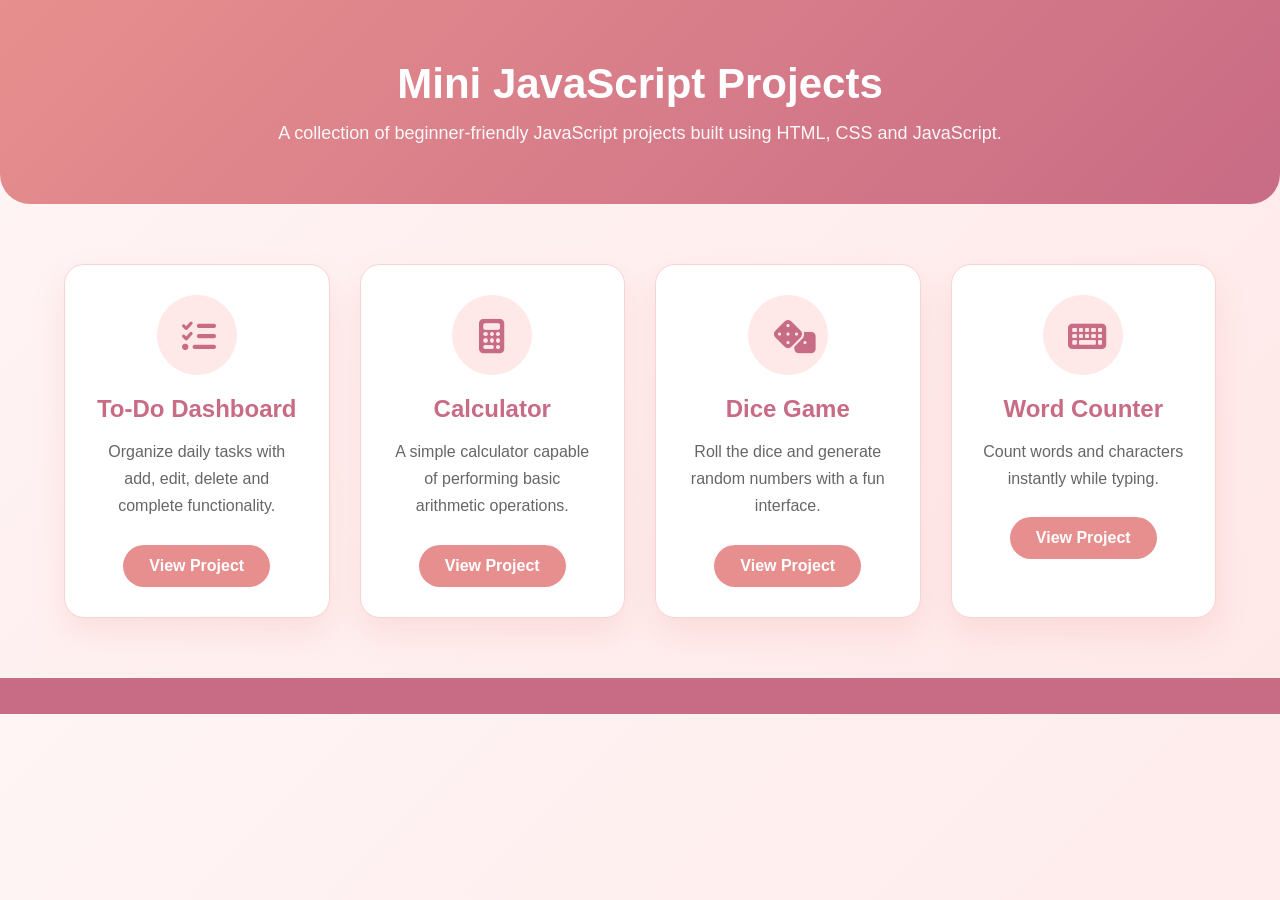
<file: index.html>
<!DOCTYPE html>
<html lang="en">
<head>
    <meta charset="UTF-8">
    <meta name="viewport" content="width=device-width, initial-scale=1.0">
    <title>Mini JavaScript Projects</title>

    <link rel="stylesheet" href="style.css">

    <link
    rel="stylesheet"
    href="https://cdnjs.cloudflare.com/ajax/libs/font-awesome/6.5.2/css/all.min.css">
</head>
<body>

    <header>

        <h1>Mini JavaScript Projects</h1>

        <p>
            A collection of beginner-friendly JavaScript projects built using
            HTML, CSS and JavaScript.
        </p>

    </header>

    <main class="projects">

        <div class="card">

            <i class="fa-solid fa-list-check icon"></i>

            <h2>To-Do Dashboard</h2>

            <p>
                Organize daily tasks with add, edit, delete and complete
                functionality.
            </p>

            <a href="./to-do list/index.html" target="_blank">
                View Project
            </a>

        </div>

        <div class="card">

            <i class="fa-solid fa-calculator icon"></i>

            <h2>Calculator</h2>

            <p>
                A simple calculator capable of performing basic arithmetic
                operations.
            </p>

            <a href="./calculator/index.html" target="_blank">
                View Project
            </a>

        </div>

        <div class="card">

            <i class="fa-solid fa-dice icon"></i>

            <h2>Dice Game</h2>

            <p>
                Roll the dice and generate random numbers with a fun interface.
            </p>

            <a href="./dice game/index.html" target="_blank">
                View Project
            </a>

        </div>

        <div class="card">

            <i class="fa-solid fa-keyboard icon"></i>

            <h2>Word Counter</h2>

            <p>
                Count words and characters instantly while typing.
            </p>

            <a href="./word counter/index.html" target="_blank">
                View Project
            </a>

        </div>

    </main>

    <footer>



    </footer>

</body>
</html>
</file>
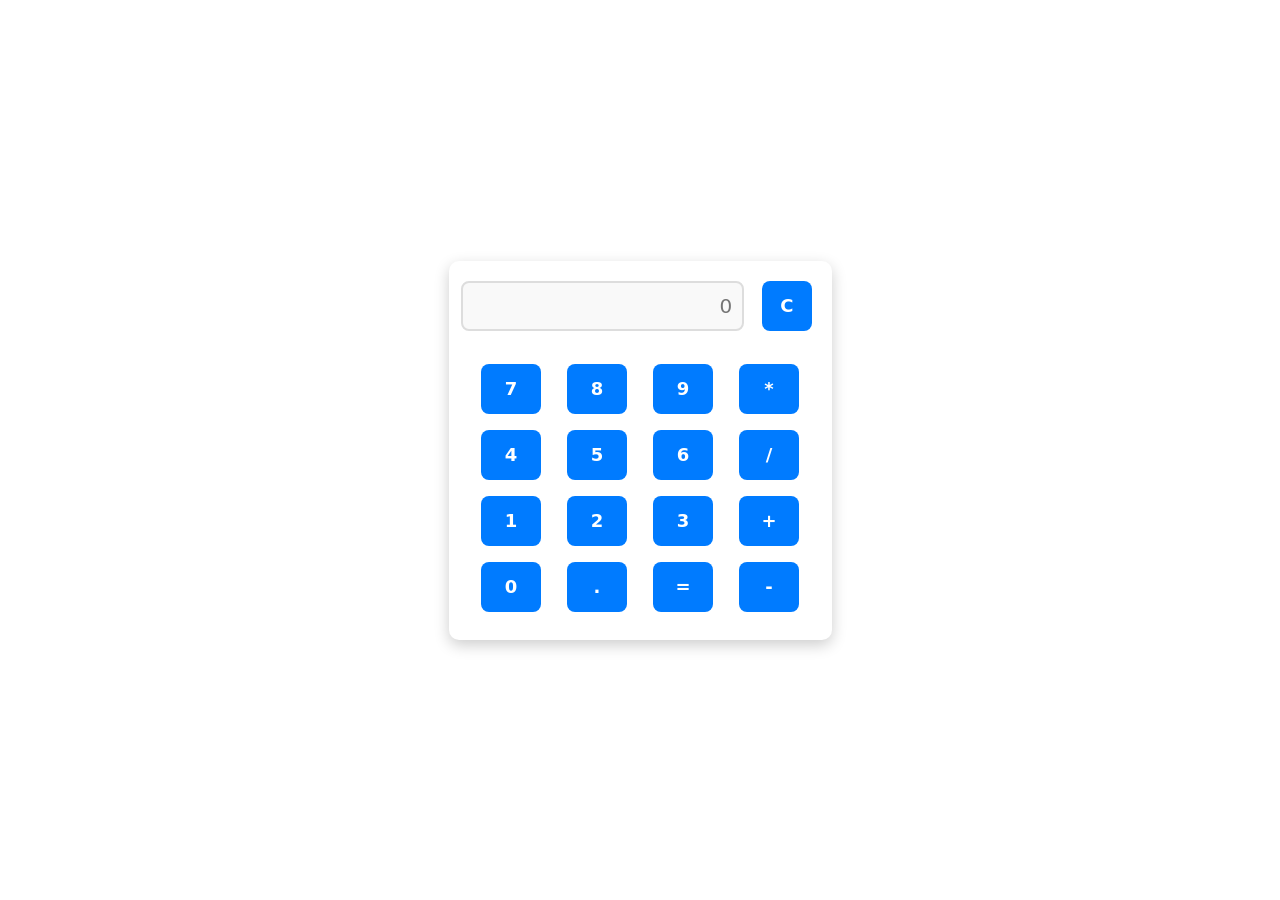
<file: calculator/index.html>
<!DOCTYPE html>
<html lang="en">
<head>
    <meta charset="utf-8">
    <meta name="viewport" content="width=device-width">
    <title>Calculator</title>
    <link rel="shortcut icon" href="calculator-icon.png" type="image/x-icon">
    <link href="./style.css" rel="stylesheet">
     <link href="https://cdn.jsdelivr.net/npm/bootstrap@5.3.3/dist/css/bootstrap.min.css" rel="stylesheet" integrity="sha384-QWTKZyjpPEjISv5WaRU9OFeRpok6YctnYmDr5pNlyT2bRjXh0JMhjY6hW+ALEwIH" crossorigin="anonymous">
    <link rel="stylesheet"
        href="https://fonts.googleapis.com/css2?family=Material+Symbols+Outlined:opsz,wght,FILL,GRAD@48,400,0,0" />
</head>
<body>
    <div class="container d-flex flex-column justify-content-center align-items-center mx-auto">
        <div class="roww">
            <input class="input" type="text" placeholder="0"/>
            <button class="button rounded-3 mx-2">C</button>
        </div>
            <div class="roww my-2">
                <button class="button rounded-3 mx-2">7</button>
                <button class="button rounded-3 mx-2">8</button>
                <button class="button rounded-3 mx-2">9</button>
                <button class="button rounded-3 mx-2">*</button>
            </div>
            <div class="roww my-2">
                <button class="button rounded-3 mx-2">4</button>
                <button class="button rounded-3 mx-2">5</button>
                <button class="button rounded-3 mx-2">6</button>
                <button class="button rounded-3 mx-2">/</button>
            </div>
            <div class="roww my-2">
                <button class="button rounded-3 mx-2">1</button>
                <button class="button rounded-3 mx-2">2</button>
                <button class="button rounded-3 mx-2">3</button>
                <button class="button rounded-3 mx-2">+</button>
            </div>
            <div class="roww my-2">
                <button class="button rounded-3 mx-2">0</button>
                <button class="button rounded-3 mx-2">.</button>
                <button class="button rounded-3 mx-2">=</button>
                <button class="button rounded-3 mx-2">-</button>
            </div>

    </div>
<script src="./script.js"></script>
</body>


</html>
</file>
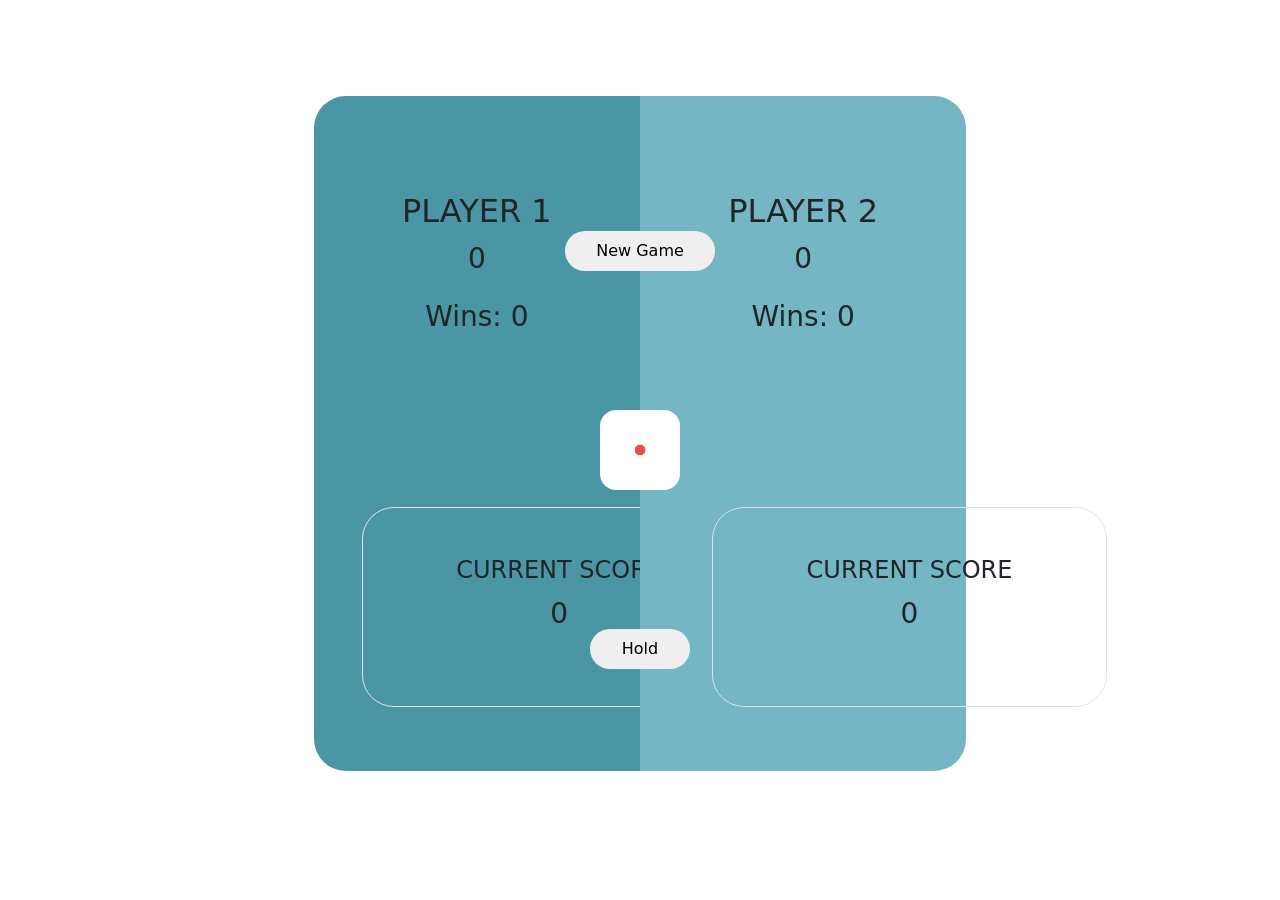
<file: dice game/index.html>
<!DOCTYPE html>
<html lang="en">
<head>
    <meta charset="UTF-8">
    <meta name="viewport" content="width=device-width, initial-scale=1.0">
    <title>Dice Game</title>
    <link href="./style.css" rel="stylesheet">
    <link href="https://cdn.jsdelivr.net/npm/bootstrap@5.3.3/dist/css/bootstrap.min.css" rel="stylesheet" integrity="sha384-QWTKZyjpPEjISv5WaRU9OFeRpok6YctnYmDr5pNlyT2bRjXh0JMhjY6hW+ALEwIH" crossorigin="anonymous">
</head>
<body class="m-0 p-0">
    <div class="boxx d-flex flex-lg-row flex-sm-column justify-content-center align-items-center m-5 p-5">
        <!-- Player 1 Box -->
        <div class="playerbox active-player d-flex flex-column p-5 text-center rounded-start-5" id="player1Box">
            <div class="totalscore py-5">
                <h2>PLAYER 1</h2>
                <p class="totalScore1 fs-3">0</p>
                <p class="fs-3">Wins: <span class="player1Wins">0</span></p>
            </div>
            <div class="currentscore border rounded-5 py-5 mt-auto mb-3">
                <h4>CURRENT SCORE</h4>
                <p class="currentScore1 fs-3">0</p>
            </div>
        </div>

        <!-- Center Box -->
        <div class="center-box d-flex flex-column p-5 mx-5 text-center">
            <div class="newGame mt-5">
                <button class="" onclick="reset(false)">New Game</button>
            </div>
            
            <div class="my-auto">
                <div class="rounded-4" id="randomButton" onclick="generateRandomNumber()">
                    <img class="rounded-4" src="./number1.png" alt="img3" height="80" width="80" id="randomNumberText" />
                </div>
            </div>
            <div class="pass mb-5">
                <button onclick="passToOther()">Hold</button>
            </div>
        </div>

        <!-- Player 2 Box -->
        <div class="playerbox inactive-player d-flex flex-column p-5 text-center rounded-end-5" id="player2Box">
            <div class="totalscore py-5">
                <h2>PLAYER 2</h2>
                <p class="totalScore2 fs-3">0</p>
                <p class="fs-3">Wins: <span class="player2Wins">0</span></p>
            </div>
            <div class="currentscore border rounded-5 py-5 mx-4 mt-auto mb-3">
                <h4>CURRENT SCORE</h4>
                <p class="currentScore2 fs-3">0</p>
            </div>
        </div>
    </div>

    <script src="./script.js"></script>
</body>
</html>
</file>
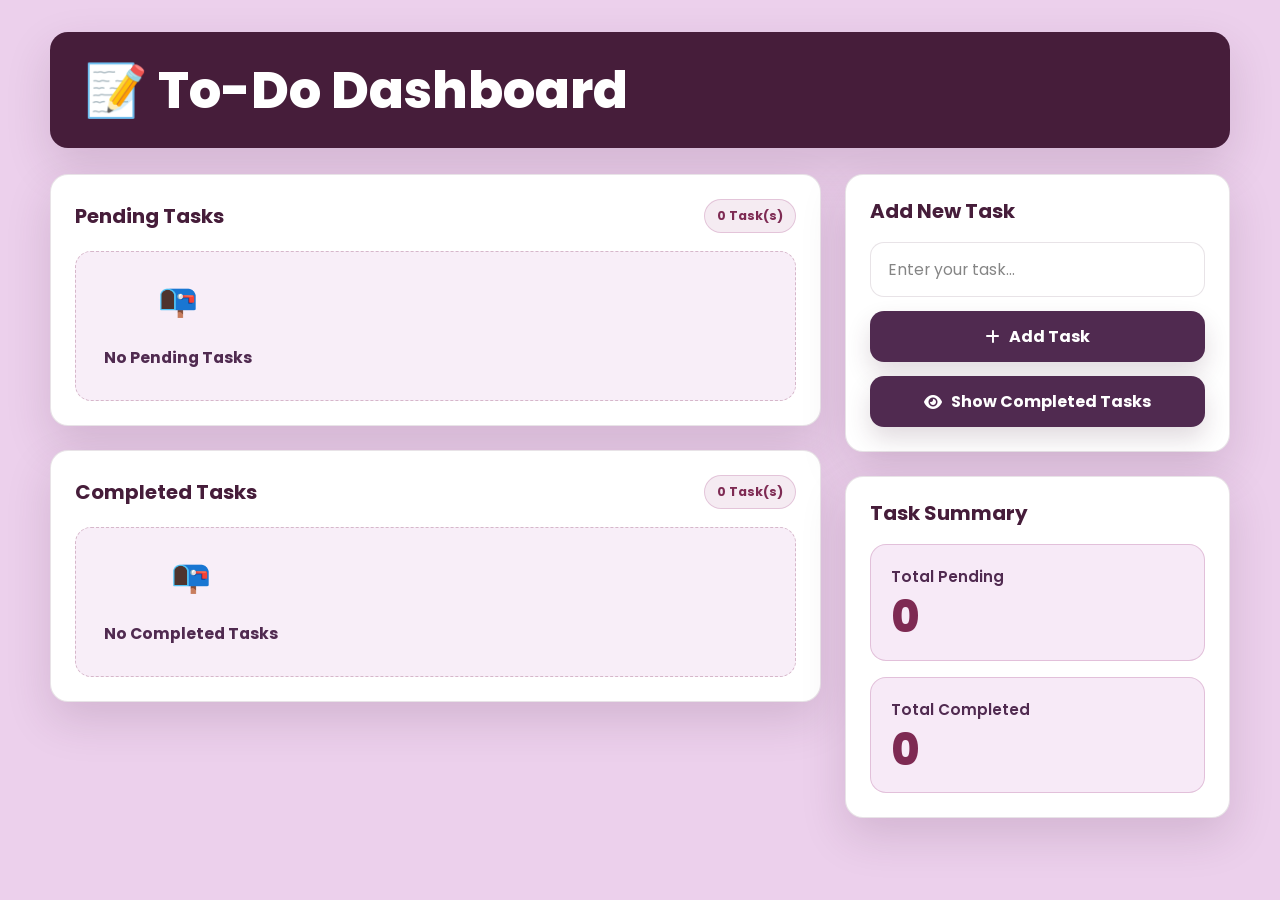
<file: to-do list/index.html>
<!DOCTYPE html>
<html lang="en">
<head>
    <meta charset="UTF-8">
    <meta name="viewport" content="width=device-width, initial-scale=1.0">
    <title>To-Do Dashboard</title>

    <link rel="stylesheet" href="style.css">

    <!-- Font Awesome -->
    <link rel="stylesheet"
    href="https://cdnjs.cloudflare.com/ajax/libs/font-awesome/6.5.2/css/all.min.css">
</head>

<body>

    <div class="container">

        <!-- Header -->
        <header>
            <h1>📝 To-Do Dashboard</h1>
        </header>

        <!-- Dashboard -->
        <div class="dashboard">

            <!-- Left Side -->
            <div class="left-panel">

                <!-- Pending Tasks -->
                <div class="card">

                    <div class="card-heading">
                        <h2>Pending Tasks</h2>

                        <span id="pendingCount">0 Tasks</span>
                    </div>

                    <ol id="taskList">

                        <!-- Dynamic Tasks -->

                    </ol>

                </div>

                <!-- Completed Tasks -->

                <div class="card completed-card">

                    <div class="card-heading">

                        <h2>Completed Tasks</h2>

                        <span id="completedCount">0 Tasks</span>

                    </div>

                    <ol id="completedTaskList">

                    </ol>

                </div>

            </div>

            <!-- Right Side -->

            <div class="right-panel">

                <div class="card">

                    <h2>Add New Task</h2>

                    <div class="input-box">

                        <input
                            type="text"
                            id="taskInput"
                            placeholder="Enter your task..."
                        >

                        <button id="addBtn" onclick="addTask()">

                            <i class="fa-solid fa-plus"></i>

                            Add Task

                        </button>

                    </div>

                    <button
                        class="showList"
                        onclick="toggleCompletedList()"
                    >

                        <i class="fa-solid fa-eye"></i>

                        Show Completed Tasks

                    </button>

                </div>

                <!-- Statistics -->

                <div class="card stats">

                    <h2>Task Summary</h2>

                    <div class="stat-box">

                        <h3>Total Pending</h3>

                        <p id="pendingSummary">0</p>

                    </div>

                    <div class="stat-box">

                        <h3>Total Completed</h3>

                        <p id="completedSummary">0</p>

                    </div>

                </div>

            </div>

        </div>

    </div>

    <script src="script.js"></script>

</body>
</html>
</file>
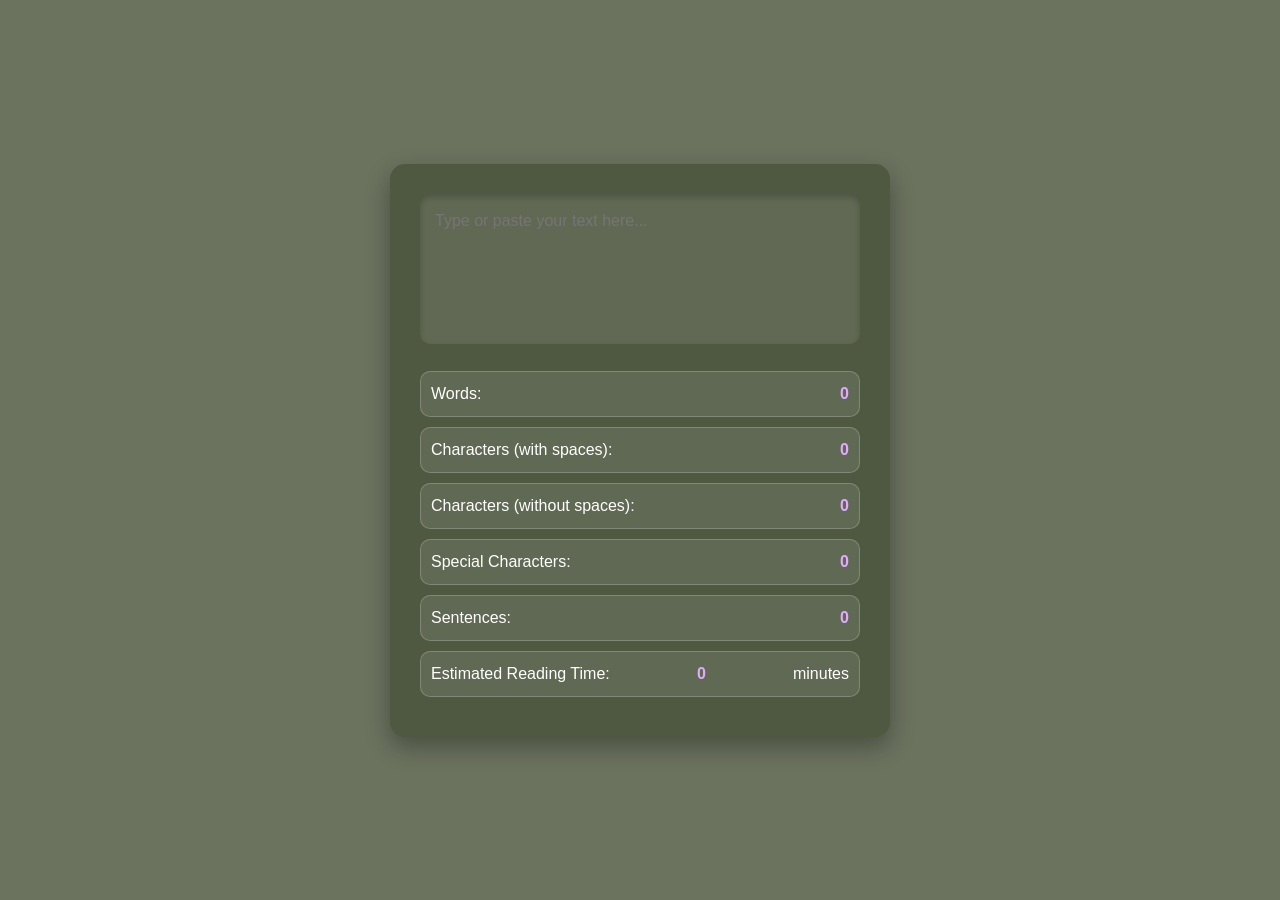
<file: Word Counter/index.html>
<!DOCTYPE html>
<html lang="en">
<head>
    <meta charset="UTF-8">
    <meta name="viewport" content="width=device-width, initial-scale=1.0">
    <title>Advanced Word Counter</title>
    <link href="https://cdn.jsdelivr.net/npm/bootstrap@5.3.3/dist/css/bootstrap.min.css" rel="stylesheet" integrity="sha384-QWTKZyjpPEjISv5WaRU9OFeRpok6YctnYmDr5pNlyT2bRjXh0JMhjY6hW+ALEwIH" crossorigin="anonymous">
    <link rel="stylesheet" href="style.css">
</head>
<body>
    <div class="container">
        <textarea id="text-area" rows="10" placeholder="Type or paste your text here..."></textarea>
        <div class="counter">
            <p>Words: <span id="word-count">0</span></p>
            <p>Characters (with spaces): <span id="char-with-space-count">0</span></p>
            <p>Characters (without spaces): <span id="char-without-space-count">0</span></p>
            <p>Special Characters: <span id="special-char-count">0</span></p>
            <p>Sentences: <span id="sentence-count">0</span></p>
            <p>Estimated Reading Time: <span id="reading-time">0</span> minutes</p>
        </div>
    </div>
    <script src="script.js"></script>
</body>
</html>
</file>
<file: style.css>
*{
    margin:0;
    padding:0;
    box-sizing:border-box;
    font-family:'Poppins',sans-serif;
}

body{
    background:linear-gradient(135deg,#FFF5F5,#FFE8E8);
    color:#4A3F45;
}

header{
    background:linear-gradient(135deg,#E78F8E,#C86B85);
    color:white;
    text-align:center;
    padding:60px 20px;
    border-radius:0 0 30px 30px;
}

header h1{
    font-size:42px;
    margin-bottom:15px;
}

header p{
    font-size:18px;
    opacity:.95;
}

.projects{

    width:90%;
    max-width:1200px;

    margin:60px auto;

    display:grid;

    grid-template-columns:repeat(auto-fit,minmax(260px,1fr));

    gap:30px;

}

.card{

    background:#fff;

    border-radius:20px;

    padding:30px;

    text-align:center;

    border:1px solid #F7D4D4;

    box-shadow:0 15px 30px rgba(231,143,142,.18);

    transition:.35s;

}

.card:hover{

    transform:translateY(-10px);

    box-shadow:0 20px 40px rgba(231,143,142,.28);

}

.icon {
    width: 80px;
    height: 80px;
    margin: 0 auto 20px;
    padding: 25px;
    display: flex;
    justify-content: center;
    align-items: center;

    background: #FFE8E8;
    color: #C86B85;
    border-radius: 50%;

    font-size: 34px;
}

.card h2{

    color:#C86B85;

    margin-bottom:15px;

}

.card p{

    color:#666;

    line-height:1.7;

    margin-bottom:25px;

}

.card a{

    text-decoration:none;

    display:inline-block;

    background:#E78F8E;

    color:white;

    padding:12px 26px;

    border-radius:30px;

    font-weight:600;

    transition:.3s;

}

.card a:hover{

    background:#B85C7A;

    transform:scale(1.05);

}

footer{

    margin-top:50px;

    background:#C86B85;

    color:white;

    text-align:center;

    padding:18px;

}
</file>
<file: calculator/style.css>
/* Importing Google Fonts */
@import url("https://fonts.googleapis.com/css2?family=Roboto:wght@400&display=swap");

html, body {
  height: 100%;
  margin: 0;
  padding: 0;
  font-family: 'Roboto', sans-serif;
  display: flex;
  justify-content: center;
  align-items: center;
}

/* Center the calculator on the screen */
.container {
  background: #ffffff;
  border-radius: 10px;
  box-shadow: 0 5px 15px rgba(0, 0, 0, 0.2);
  width: 300px;
  padding: 20px;
}

/* Styling the title */
h1 {
  font-size: 24px;
  font-weight: bold;
  text-align: center;
  margin-bottom: 20px;
  color: #333;
}

/* Input field for display */
.input {
  width: 100%;
  height: 50px;
  text-align: right;
  font-size: 20px;
  margin-bottom: 15px;
  padding: 5px 10px;
  border: 2px solid #ddd;
  border-radius: 8px;
  background-color: #f9f9f9;
}

/* Styling buttons */
.button {
  background: #007bff;
  color: #fff;
  font-size: 18px;
  font-weight: bold;
  border: none;
  border-radius: 8px;
  height: 50px;
  width: 60px;
  transition: all 0.3s;
  display: inline-flex;
  justify-content: center;
  align-items: center;
}

.button:hover {
  background: #0056b3;
}

.button:active {
  background: #003f7f;
}

/* Add spacing between buttons */
.roww {
  display: flex;
  justify-content: center;
  gap: 10px;
  margin-bottom: 10px;
}

/* Responsive adjustments */
@media (max-width: 360px) {
  .container {
    width: 100%;
    padding: 15px;
  }

  .button {
    width: 50px;
    height: 40px;
    font-size: 16px;
  }

  .input {
    height: 40px;
    font-size: 18px;
  }
}
</file>
<file: dice game/style.css>
h4 {
    font-size: 36px;
}
.playerbox {
    height: 75vh;
    width: 30%;
    position: relative;
    z-index: 1;
}
.center-box {
    height: 70vh;
    position: absolute; 
    z-index: 2; 
    top: 50%;
    transform: translateY(-50%);
}
.currentscore {
    height: 200px;
    width: 395px;
}
.pass button {
    width: 100px !important;
}
.pass button, .newGame button {
    border: none;
    padding: 8px 0px;
    width: 150px;
    border-radius: 20px;
}
.active-player {
    background-color: rgba(31, 124, 143, 0.8); /* Add a semi-transparent background */
    backdrop-filter: blur(30px); /* Ensure a visible filter effect */
    -webkit-backdrop-filter: blur(30px); /* Add webkit prefix for Safari compatibility */
}

.inactive-player {
    background-color: rgb(116, 182, 195); /* Regular background for inactive player */
}
</file>
<file: to-do list/style.css>
@import url("https://fonts.googleapis.com/css2?family=Poppins:wght@400;500;600;700;800&display=swap");

* {
    margin: 0;
    padding: 0;
    box-sizing: border-box;
    font-family: "Poppins", sans-serif;
}

:root {
    --primary-dark: #461D3A;
    --primary: #502A50;
    --accent: #7E2A53;
    --secondary-accent: #BA71A2;
    --background: #ECD0EC;
    --white: #FFFFFF;
    --text: #2D2D2D;
    --soft-border: rgba(70, 29, 58, 0.12);
    --soft-shadow: 0 18px 45px rgba(70, 29, 58, 0.15);
    --soft-shadow-hover: 0 24px 60px rgba(70, 29, 58, 0.20);
}

body {
    min-height: 100vh;
    background: var(--background);
    color: var(--text);
}

button,
input {
    font: inherit;
}

button {
    border: 0;
    cursor: pointer;
}

.container {
    width: min(1180px, calc(100% - 40px));
    margin: 0 auto;
    padding: 32px 0;
}

header {
    background: var(--primary-dark);
    border-radius: 18px;
    padding: 30px 34px;
    margin-bottom: 26px;
    box-shadow: var(--soft-shadow);
}

h1 {
    color: var(--white);
    font-size: clamp(2rem, 4vw, 3.4rem);
    line-height: 1.1;
    font-weight: 800;
    letter-spacing: 0;
}

h2 {
    color: var(--primary-dark);
    font-size: 1.25rem;
    line-height: 1.25;
    font-weight: 700;
}

h3 {
    color: var(--primary);
    font-size: 0.95rem;
    font-weight: 600;
}

.dashboard {
    display: grid;
    grid-template-columns: minmax(0, 2fr) minmax(300px, 1fr);
    gap: 24px;
    align-items: start;
}

.left-panel,
.right-panel {
    display: grid;
    gap: 24px;
}

.card {
    background: var(--white);
    border: 1px solid var(--soft-border);
    border-radius: 18px;
    padding: 24px;
    box-shadow: var(--soft-shadow);
    transition: transform 0.28s ease, box-shadow 0.28s ease, border-color 0.28s ease;
}

.card:hover {
    transform: translateY(-5px);
    box-shadow: var(--soft-shadow-hover);
    border-color: rgba(186, 113, 162, 0.38);
}

.card-heading {
    display: flex;
    align-items: center;
    justify-content: space-between;
    gap: 16px;
    margin-bottom: 18px;
}

.card-heading span {
    flex: 0 0 auto;
    color: var(--accent);
    background: rgba(186, 113, 162, 0.14);
    border: 1px solid rgba(186, 113, 162, 0.32);
    border-radius: 999px;
    padding: 7px 12px;
    font-size: 0.78rem;
    font-weight: 700;
}

.input-box {
    display: grid;
    gap: 14px;
    margin-top: 18px;
}

input[type="text"] {
    width: 100%;
    min-height: 54px;
    color: var(--text);
    background: var(--white);
    border: 1px solid var(--soft-border);
    border-radius: 14px;
    outline: 0;
    padding: 15px 17px;
    font-size: 0.98rem;
    transition: border-color 0.24s ease, box-shadow 0.24s ease, transform 0.24s ease;
}

input[type="text"]::placeholder {
    color: rgba(45, 45, 45, 0.58);
}

input[type="text"]:focus {
    border-color: var(--accent);
    box-shadow: 0 0 0 4px rgba(126, 42, 83, 0.16);
    transform: translateY(-1px);
}

#addBtn,
.showList {
    display: inline-flex;
    align-items: center;
    justify-content: center;
    gap: 9px;
    min-height: 50px;
    width: 100%;
    color: var(--white);
    background: var(--primary);
    border-radius: 14px;
    padding: 13px 18px;
    font-weight: 700;
    transition: transform 0.24s ease, background 0.24s ease, box-shadow 0.24s ease;
    box-shadow: 0 12px 24px rgba(70, 29, 58, 0.16);
}

#addBtn:hover,
.showList:hover {
    background: var(--accent);
    transform: translateY(-2px) scale(1.02);
    box-shadow: 0 16px 30px rgba(70, 29, 58, 0.22);
}

#addBtn:active,
.showList:active,
li button:active {
    transform: scale(0.98);
}

.showList {
    margin-top: 14px;
}

.showList:disabled {
    background: rgba(80, 42, 80, 0.52);
    cursor: not-allowed;
    transform: none;
    box-shadow: none;
}

ol {
    display: grid;
    gap: 12px;
    list-style: none;
}

li {
    display: flex;
    align-items: center;
    justify-content: space-between;
    gap: 16px;
    min-height: 68px;
    color: var(--text);
    background: var(--white);
    border: 1px solid var(--soft-border);
    border-radius: 16px;
    padding: 14px 16px;
    box-shadow: 0 10px 24px rgba(70, 29, 58, 0.10);
    transition: transform 0.24s ease, box-shadow 0.24s ease, border-color 0.24s ease;
}

li:hover {
    transform: translateY(-3px);
    box-shadow: 0 15px 34px rgba(70, 29, 58, 0.15);
    border-color: rgba(186, 113, 162, 0.46);
}

li > div:first-child,
li > div:last-child {
    display: flex;
    align-items: center;
    gap: 12px;
}

li > div:first-child {
    min-width: 0;
    flex: 1 1 auto;
}

li span {
    min-width: 0;
    overflow-wrap: anywhere;
    font-size: 0.98rem;
    font-weight: 500;
}

li input[type="checkbox"] {
    flex: 0 0 auto;
    width: 20px;
    height: 20px;
    accent-color: var(--accent);
    cursor: pointer;
}

li button {
    display: inline-flex;
    align-items: center;
    justify-content: center;
    width: 40px;
    height: 40px;
    flex: 0 0 40px;
    color: var(--white);
    border-radius: 12px;
    font-size: 0;
    transition: transform 0.22s ease, background 0.22s ease, box-shadow 0.22s ease;
    box-shadow: 0 10px 20px rgba(70, 29, 58, 0.14);
}

li button:hover {
    transform: translateY(-2px) scale(1.05);
    box-shadow: 0 14px 26px rgba(70, 29, 58, 0.22);
}

#taskList li > div:last-child button:first-child {
    background: var(--secondary-accent);
}

#taskList li > div:last-child button:last-child,
#completedTaskList li > button {
    background: var(--primary-dark);
}

#taskList li > div:last-child button:first-child:hover {
    background: var(--accent);
}

#taskList li > div:last-child button:last-child:hover,
#completedTaskList li > button:hover {
    background: var(--accent);
}

#taskList li > div:last-child button:first-child::before,
#taskList li > div:last-child button:last-child::before,
#completedTaskList li > button::before {
    font-family: "Font Awesome 6 Free";
    font-size: 0.95rem;
    font-weight: 900;
    line-height: 1;
}

#taskList li > div:last-child button:first-child::before {
    content: "\f044";
}

#taskList li > div:last-child button:last-child::before,
#completedTaskList li > button::before {
    content: "\f2ed";
}

#completedTaskList li span {
    color: rgba(45, 45, 45, 0.72);
    text-decoration: line-through;
    text-decoration-color: var(--secondary-accent);
    text-decoration-thickness: 2px;
}

.empty {
    display: grid;
    place-items: center;
    min-height: 150px;
    padding: 28px;
    color: var(--primary);
    background: rgba(236, 208, 236, 0.36);
    border: 1px dashed rgba(126, 42, 83, 0.28);
    border-radius: 16px;
    box-shadow: none;
    text-align: center;
    font-size: 0.98rem;
    font-weight: 700;
    font-style: normal;
}

.empty::before {
    content: "\1F4ED";
    display: block;
    margin-bottom: 8px;
    font-size: 2rem;
    line-height: 1;
}

.empty:hover {
    transform: none;
    box-shadow: none;
}

.stats {
    display: grid;
    gap: 16px;
}

.stats h2 {
    margin-bottom: 2px;
}

.stat-box {
    display: grid;
    gap: 8px;
    background: rgba(236, 208, 236, 0.44);
    border: 1px solid rgba(186, 113, 162, 0.34);
    border-radius: 16px;
    padding: 20px;
    transition: transform 0.24s ease, border-color 0.24s ease, box-shadow 0.24s ease;
}

.stat-box:hover {
    transform: translateY(-3px);
    border-color: var(--secondary-accent);
    box-shadow: 0 14px 30px rgba(70, 29, 58, 0.12);
}

.stat-box p {
    color: var(--accent);
    font-size: 2.7rem;
    line-height: 1;
    font-weight: 800;
}

@media (max-width: 900px) {
    .container {
        width: min(100% - 28px, 860px);
        padding: 22px 0;
    }

    header {
        padding: 26px;
        margin-bottom: 20px;
    }

    .dashboard {
        grid-template-columns: minmax(0, 1.35fr) minmax(260px, 0.85fr);
        gap: 18px;
    }

    .left-panel,
    .right-panel {
        gap: 18px;
    }

    .card {
        padding: 20px;
    }
}

@media (max-width: 720px) {
    .container {
        width: min(100% - 22px, 560px);
        padding: 16px 0;
    }

    header {
        padding: 24px 20px;
    }

    .dashboard {
        grid-template-columns: 1fr;
    }

    .card-heading {
        align-items: flex-start;
        flex-direction: column;
        gap: 10px;
    }

    li {
        align-items: flex-start;
        flex-direction: column;
    }

    li > div:last-child {
        width: 100%;
        justify-content: flex-end;
    }

    .empty {
        align-items: center;
    }
}
</file>
<file: Word Counter/style.css>
/* General Reset */
* {
    margin: 0;
    padding: 0;
    box-sizing: border-box;
}

body {
    font-family: 'Poppins', sans-serif;
    background: #4f5840d6;
    color: #ffffff;
    height: 100vh;
    display: flex;
    justify-content: center;
    align-items: center;
}

/* Container Styling */
.container {
    background: #4f5840;
    padding: 30px;
    border-radius: 15px;
    box-shadow: 0 10px 25px rgba(0, 0, 0, 0.3);
    width: 90%;
    max-width: 500px;
    text-align: center;
    
}

/* Title Styling */


/* Textarea Styling */
textarea {
    width: 100%;
    height: 150px;
    padding: 15px;
    font-size: 1rem;
    color: #f8f9fa;
    background:rgba(255, 255, 255, 0.1);
    border: none;
    border-radius: 10px;
    resize: none;
    box-shadow: inset 0 3px 6px rgba(0, 0, 0, 0.2);
    outline: none;
}

/* Counter Section Styling */
.counter {
    margin-top: 20px;
    text-align: left;
}

.counter p {
    font-size: 1rem;
    margin: 10px 0;
    padding: 10px;
    background: rgba(255, 255, 255, 0.1);
    border: 1px solid rgba(255, 255, 255, 0.2);
    border-radius: 10px;
    display: flex;
    justify-content: space-between;
    align-items: center;
}

.counter p span {
    font-weight: bold;
    color: #e0aaff;
}

/* Hover Effects */


.counter p:hover {
    background: rgba(255, 255, 255, 0.2);
    transform: scale(1.02);
    transition: 0.3s ease-in-out;
}

/* Responsive Design */
@media (max-width: 768px) {
    h1 {
        font-size: 2rem;
    }
    textarea {
        height: 120px;
    }
    .counter p {
        font-size: 0.9rem;
    }
}
</file>
